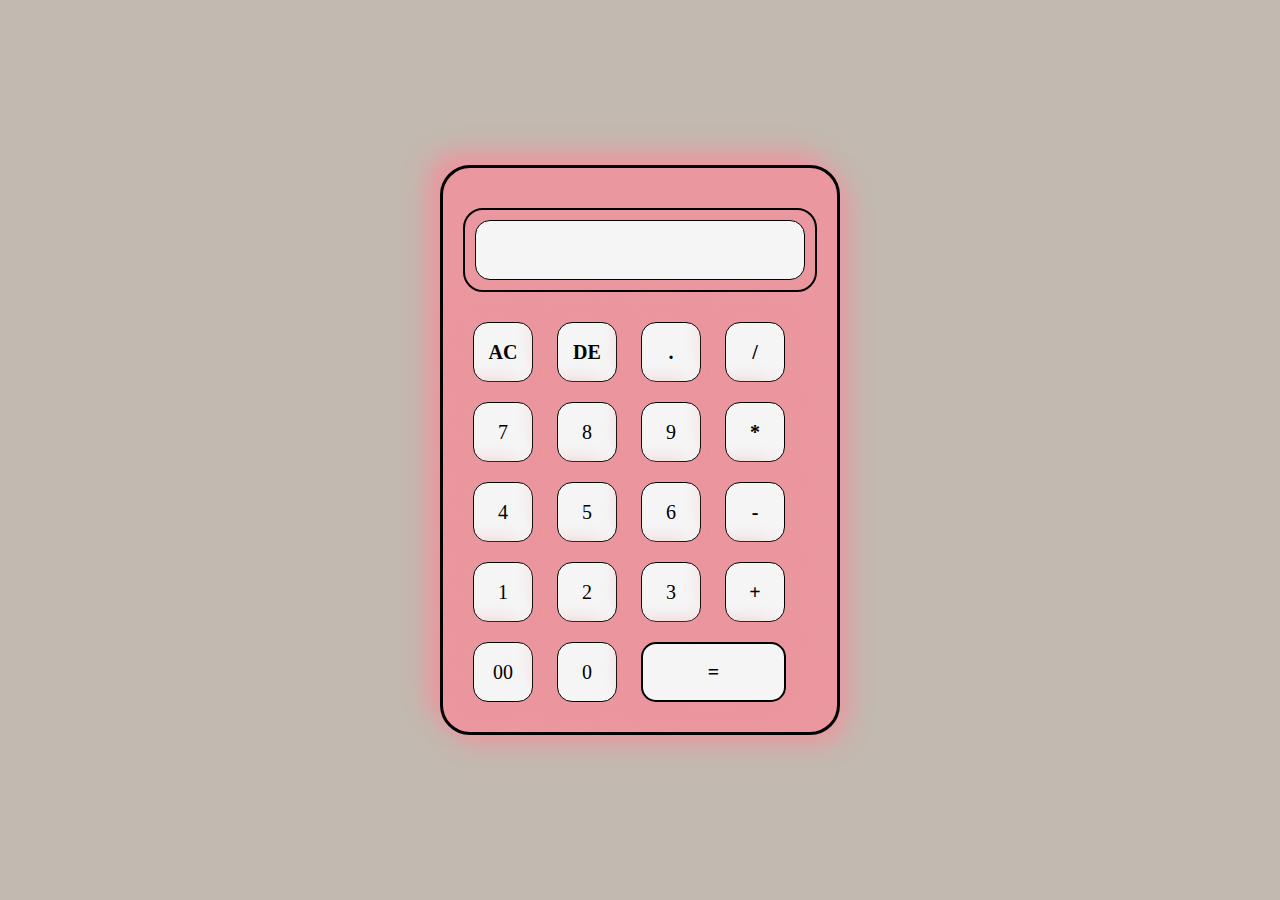
<file: calculator1/index.html>
<!DOCTYPE html>
<html lang="en">
<head>
    <meta charset="UTF-8">
    <meta http-equiv="X-UA-Compatible" content="IE=edge">
    <meta name="viewport" content="width=device-width, initial-scale=1.0">
    <link rel="stylesheet" href="style.css">
    <title>Calculator</title>
</head>
<body>
    <div class="background">
        <div class="calculator">
            <form>
                <div class="display">
                    <input type="text" name="display">
                </div>
                <div>
                    <input type="button" value="AC" onclick="display.value = ' '" class="top">
                    <input type="button" value="DE" onclick="display.value = display.value.toString().slice(0,-1)" class="top">
                    <input type="button" value="." onclick="display.value += '.'" class="top">
                    <input type="button" value="/" onclick="display.value += '/'" class="top">
                </div>
                <div>
                    <input type="button" value="7" onclick="display.value += '7'">
                    <input type="button" value="8" onclick="display.value += '8'">
                    <input type="button" value="9" onclick="display.value += '9'">
                    <input type="button" value="*" onclick="display.value += '*'" class="bottom">
                </div>
                <div>
                    <input type="button" value="4" onclick="display.value += '4'">
                    <input type="button" value="5" onclick="display.value += '5'">
                    <input type="button" value="6" onclick="display.value += '6'">
                    <input type="button" value="-" onclick="display.value += '-'" class="bottom">
                </div>
                <div>
                    <input type="button" value="1" onclick="display.value += '1'">
                    <input type="button" value="2" onclick="display.value += '2'">
                    <input type="button" value="3" onclick="display.value += '3'">
                    <input type="button" value="+" onclick="display.value += '+'" class="bottom">
                </div> 
                <div>
                    <input type="button" value="00" onclick="display.value += '00'">
                    <input type="button" value="0" onclick="display.value += '0'">
                    <input type="button" value="=" onclick="display.value = eval(display.value)" class="equalbutton">
                </div>
            </form>
        </div>
    </div>
    <script src="script.js"></script>
</body>
</html>
</file>
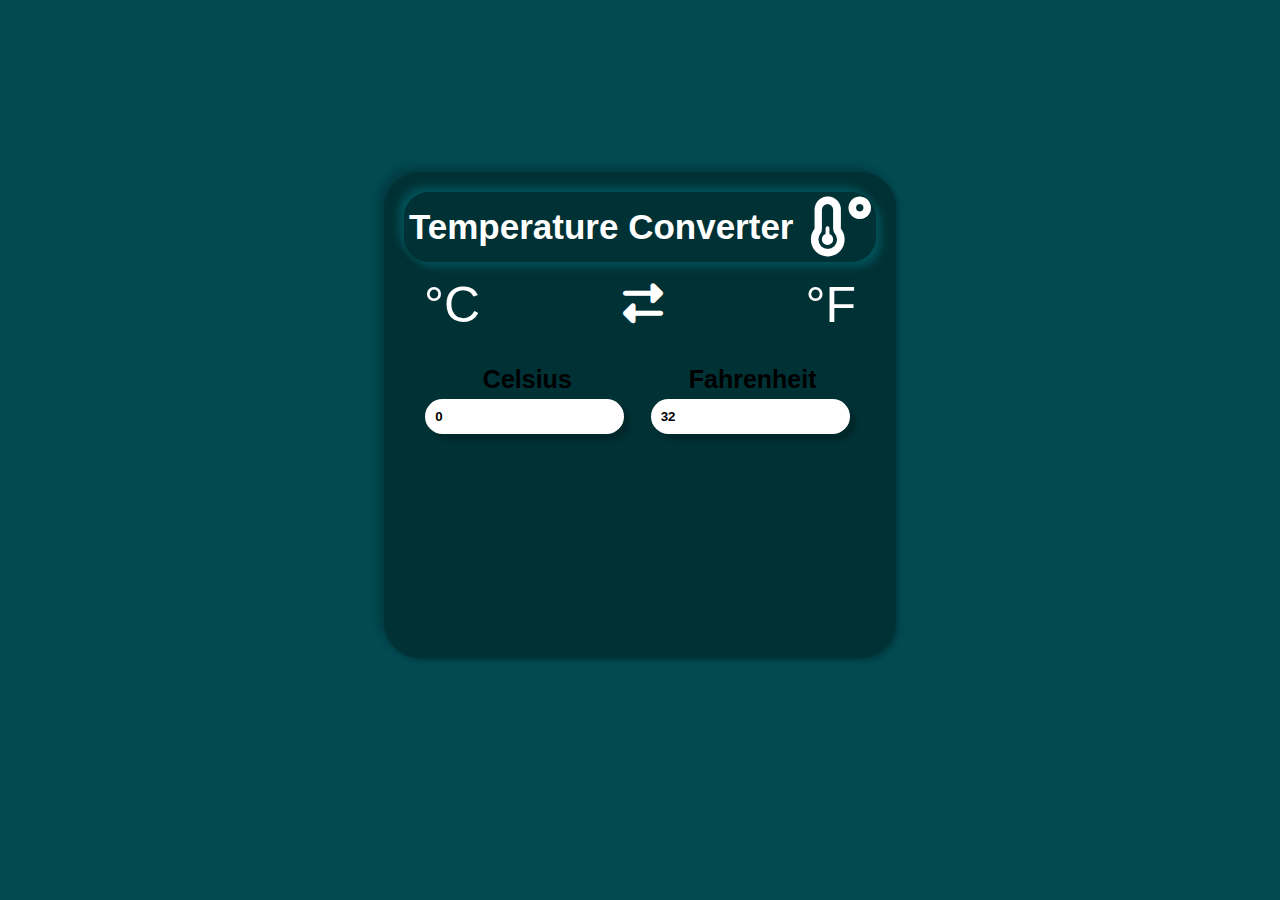
<file: temperature converter/index.html>
<!DOCTYPE html>
<html lang="en">
<head>
    <meta charset="UTF-8">
    <meta http-equiv="X-UA-Compatible" content="IE=edge">
    <meta name="viewport" content="width=device-width, initial-scale=1.0">
    <title>Temperature Converter</title>
    <link href="https://cdnjs.cloudflare.com/ajax/libs/font-awesome/6.6.0/css/all.min.css" rel="stylesheet">
    <link rel="stylesheet" href="style.css">
</head>
<body>
    <div class="temp_container">
        <div class="header">
            <span>Temperature Converter</span>
            <div class="icon">
                <i class="fa-solid fa-temperature-low"></i>
            </div>
        </div>
        <div>
            <div class="text_symbol">
                <span>°C</span>
                <div class="temp_icon"><i class="fa-solid fa-right-left"></i></div>
                <span>°F</span>
            </div>
            <div class="input_temp">
                <div class="celsius">
                    <span class="text_celsius">Celsius</span>
                    <input type="number" value="0" id="celsius">
                </div>
                <div class="fahrenheit">
                    <span class="text_fahrenheit">Fahrenheit</span>
                    <input type="number" value="32" id="fahrenheit">
                </div>
            </div>
        </div>
    </div>

    <script src="script.js"></script>
</body>
</html>
</file>
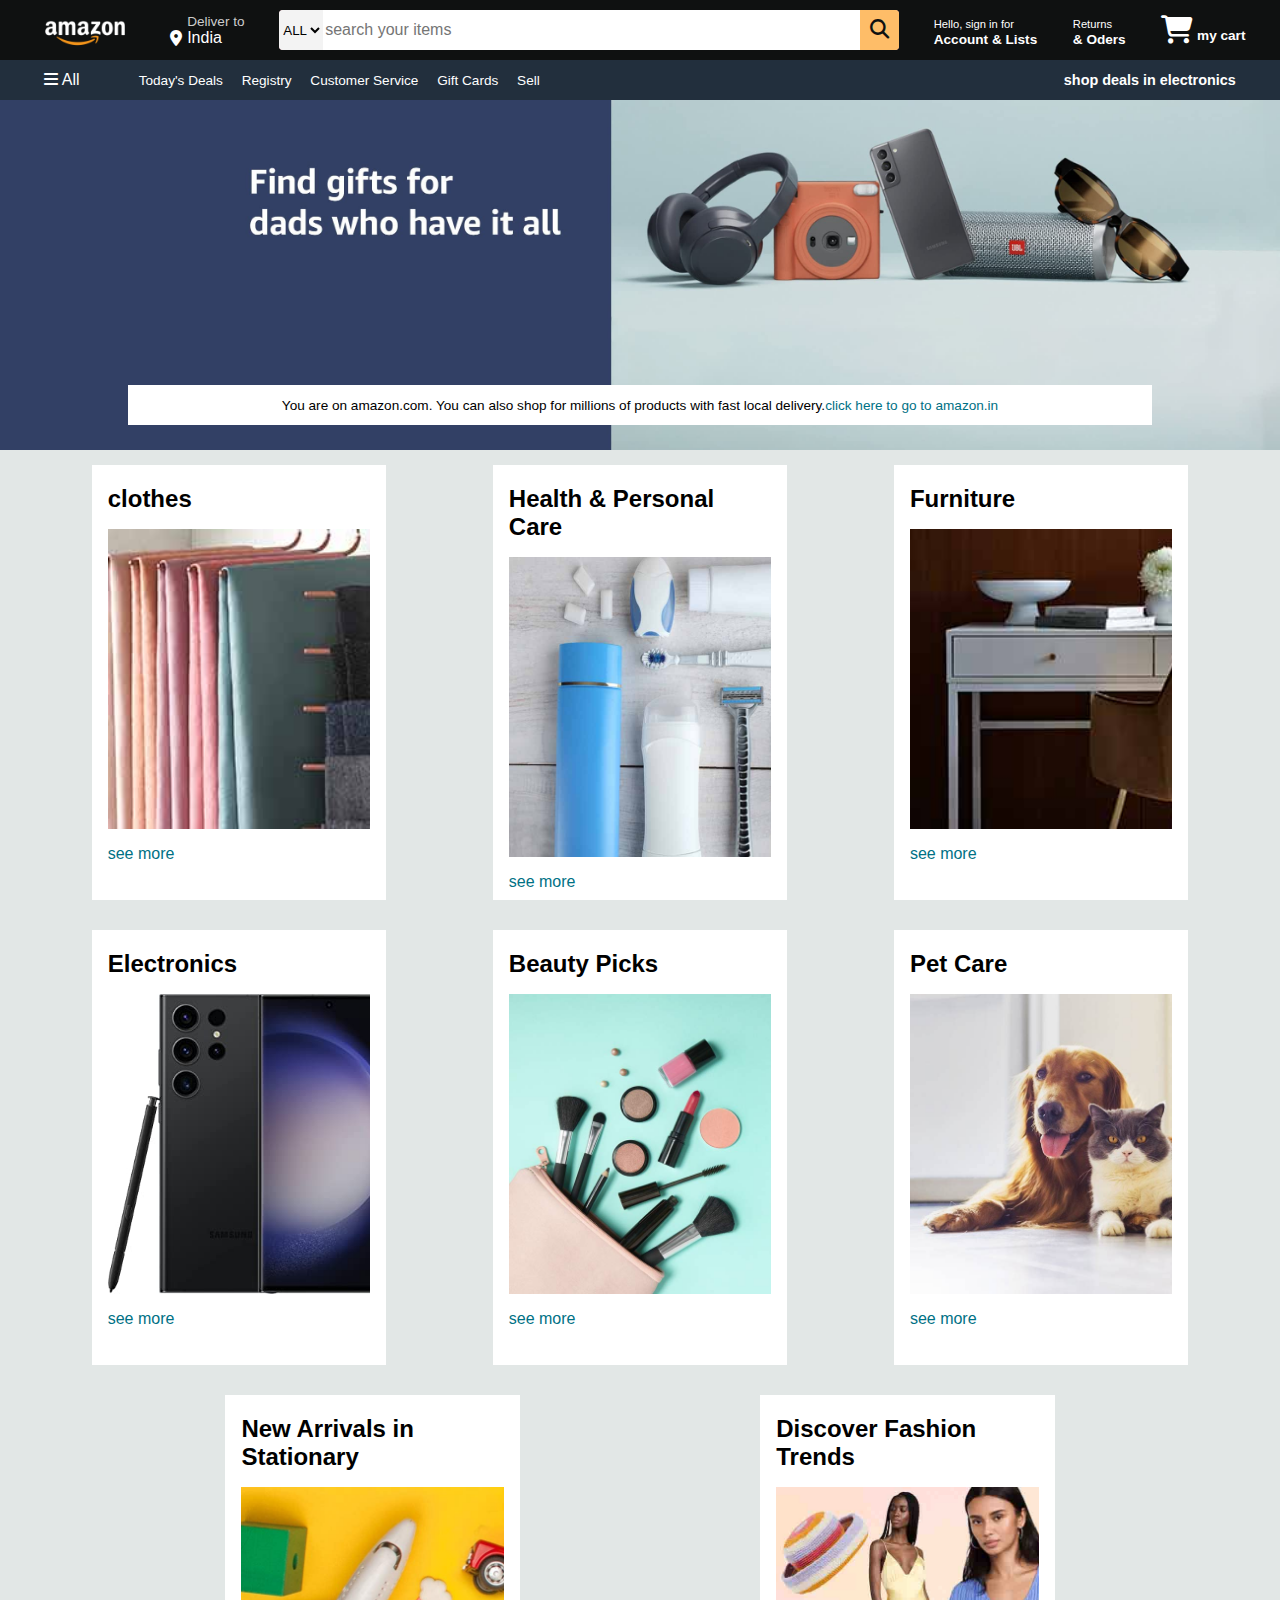
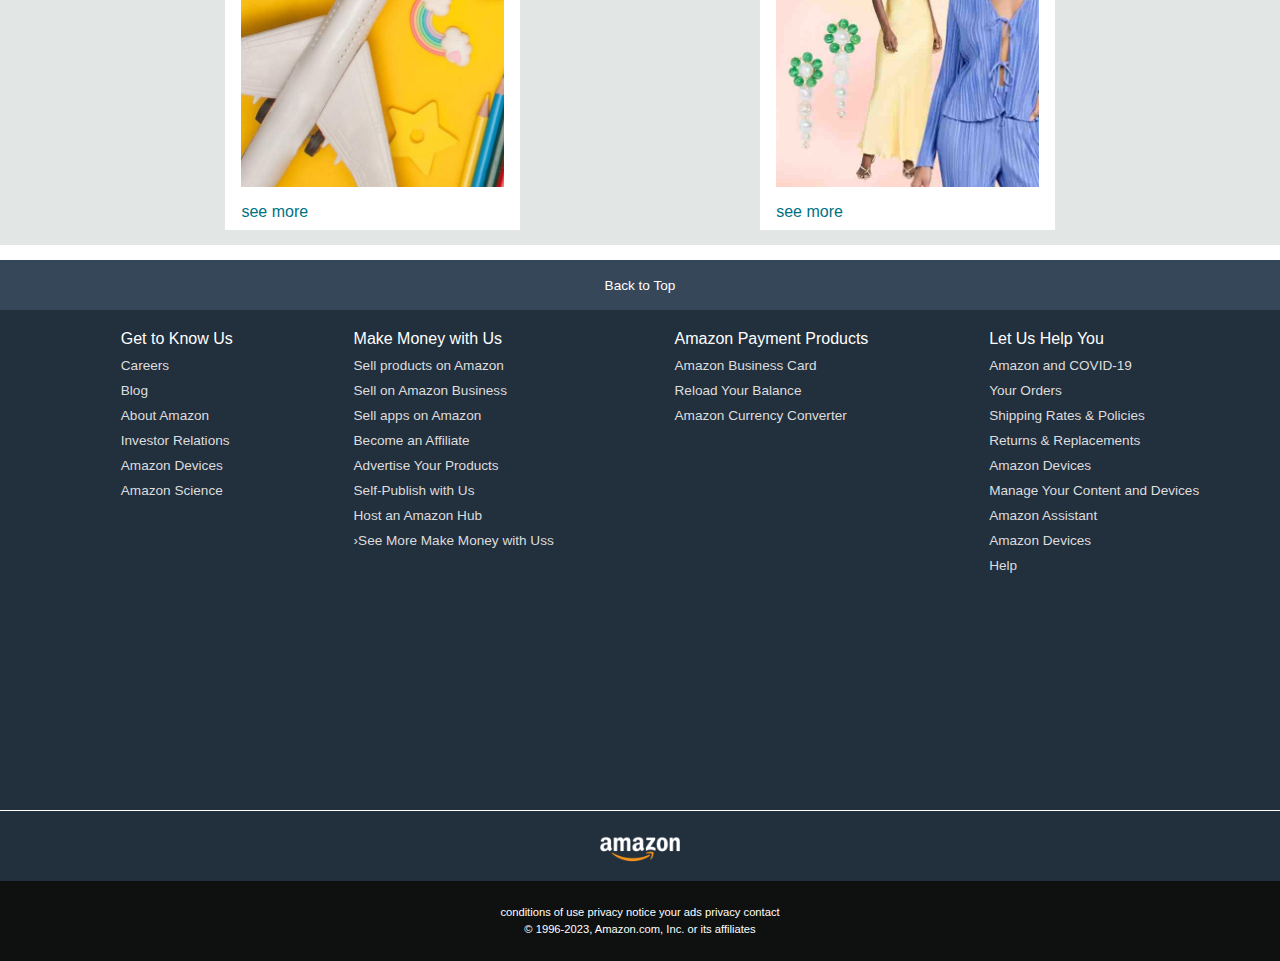
<file: Amazon clone/Amazon Clone (Resources)/index.html>
<!DOCTYPE html>
<html lang="en">
<head>
    <meta charset="UTF-8">
    <meta http-equiv="X-UA-Compatible" content="IE=edge">
    <meta name="viewport" content="width=device-width, initial-scale=1.0">
    <title>amazon</title>
    <link rel="stylesheet" href="style.css">
    <link rel="stylesheet" href="https://cdnjs.cloudflare.com/ajax/libs/font-awesome/6.4.2/css/all.min.css">
</head>
<body>
<header>
    <div class="navbar">
        <div class="nav-logo border">
            <div class="logo"> </div>
        </div>
                <div class="nav-address border">
                    <p class="add-one">Deliver to</p>
                    <div class="add-icon">
                    <i class="fa-solid fa-location-dot"></i>
                    <p class="add-two">India</p>
            </div>
        </div>
        <div class="nav-search">
            <select class="search-select">
                <option>ALL</option>
            </select>
            <input placeholder="search your items" class="search-input">
            <div class="search-icon">
                <i class="fa-solid fa-magnifying-glass"></i>
            </div>
        </div>
        <div class="nav-signin border">
            <p><span>Hello, sign in for</span></p>
            <p class="nav-sec">Account & Lists</p>
        </div>
        <div class="nav-return border">
            <p><span>Returns</span></p>
            <p class="nav-sec">& Oders</p>
        </div>
        <div class="nav-cart border">
            <i class="fa-sharp fa-solid fa-cart-shopping"></i>
            my cart
        </div>
    </div>
        <div class="panel">
            <div class="panel-all">
                <i class="fa-sharp fa-solid fa-bars"></i>
                All
            </div>
            <div class="panel-ops">
                <p>Today's Deals</p>
                <p>Registry</p>
                <p> Customer Service</p>
                <p> Gift Cards</p>
                <p>Sell</p>
            </div>
            <div class="panel-deals">shop deals in electronics</div>
        </div>
    </header>
        <div class="hero-section">
            <div class="hero-message">You are on amazon.com. You can also shop for millions of products with fast local delivery. <a>click here to go to amazon.in</a>
            </div>
        </div>
        <div class="shop-section">
            <div class="box">
              <div class="box-content">
                   <h2>clothes</h2>
                   <div class="box-img" style="background-image: url('box1_image.jpg');"></div>
                   <p>see more</p>
              </div>
            </div>
            <div class="box">
                 <div class="box-content">
                    <h2>Health & Personal Care</h2>
                    <div class="box-img" style="background-image: url('box2_image.jpg');"></div>
                    <p>see more</p>
                </div>
            </div>
            <div class="box">
                <div class="box-content">
                    <h2>Furniture</h2>
                    <div class="box-img" style="background-image: url('box3_image.jpg');"></div>
                    <p>see more</p>
                </div>
            </div>
            <div class="box">
                 <div class="box-content">
                    <h2>Electronics</h2>
                    <div class="box-img" style="background-image: url('box4_image.jpg');"></div>
                 <p>see more</p>
              </div>
            </div>
         <div class="box">
            <div class="box-content">
                 <h2>Beauty Picks</h2>
                 <div class="box-img" style="background-image: url('box5_image.jpg');"></div>
                 <p>see more</p>
            </div>
         </div>
          <div class="box">
               <div class="box-content">
                  <h2>Pet Care</h2>
                  <div class="box-img" style="background-image: url('box6_image.jpg');"></div>
                  <p>see more</p>
              </div>
          </div>
          <div class="box">
              <div class="box-content">
                  <h2>New Arrivals in Stationary</h2>
                  <div class="box-img" style="background-image: url('box7_image.jpg');"></div>
                  <p>see more</p>
              </div>
          </div>
          <div class="box">
               <div class="box-content">
                  <h2>Discover Fashion Trends</h2>
                  <div class="box-img" style="background-image: url('box8_image.jpg');"></div>
                 <p>see more</p>
              </div>
          </div>
         </div>
         <footer>
            <div class="foot-panel1">
                Back to Top
            </div>
            <div class="foot-panel2">
                <ul>
                    <P>Get to Know Us</P>
                    <a> Careers</a>
                    <a>Blog</a>
                    <a> About Amazon</a>
                    <a> Investor Relations</a>
                    <a> Amazon Devices</a>
                    <a> Amazon Science</a>
                </ul>
                <ul>
                    <P> Make Money with Us</P>
                    <a>Sell products on Amazon</a>
                    <a>Sell on Amazon Business</a>
                    <a>Sell apps on Amazon</a>
                    <a>Become an Affiliate</a>
                    <a>Advertise Your Products</a>
                    <a>Self-Publish with Us</a>
                    <a>Host an Amazon Hub</a>
                    <a>›See More Make Money with Uss</a>
                </ul>
                <ul>
                    <P> Amazon Payment Products</P>
                    <a>Amazon Business Card</a>
                    <a>Reload Your Balance</a>
                    <a>Amazon Currency Converter</a>
                </ul>
                <ul>
                    <P>Let Us Help You</P>
                    <a> Amazon and COVID-19</a>
                    <a>Your Orders</a>
                    <a>Shipping Rates & Policies</a>
                    <a>Returns & Replacements</a>
                    <a> Amazon Devices</a>
                    <a>Manage Your Content and Devices</a>
                    <a>Amazon Assistant</a>
                    <a> Amazon Devices</a>
                    <a>Help</a>
                </ul>
            </div>
            <div class="foot-panel3">
                <div class="logo"></div>
            </div>
            <div class="foot-panel4">
                <div class="pages">
                    <a>conditions of use</a>
                    <a>privacy notice</a>
                    <a>your ads privacy</a>
                    <a>contact</a>
                </div>
                <div class="copyright">
                    © 1996-2023, Amazon.com, Inc. or its affiliates
                </div>
            </div>
         </footer>
</body>
</html>
</file>
<file: calculator1/style.css>
* {
    margin: 0;
    padding: 0;
    font-family: Cambria, Cochin, Georgia, Times, 'Times New Roman', serif;
    box-sizing: border-box;
}

body {
    background-color: #C2b9b0;
}

.background {
    width: 100%;
    height: 100vh;
    display: flex;
    align-items: center;
    justify-content: center;
}

.calculator {
    background-color: #eb979f;
    padding: 1.25rem;  
    border-radius: 1.875rem;
    border: 0.2rem solid black;
    box-shadow: -0.8rem -0.8rem 1.5rem #eb979f, 0.5rem 0.5rem 1.5rem #eb979f;
    max-width: 25rem;
    width: 100%;
}

.calculator form input {
    border: 0;
    outline: 0;
    width: 3.75rem;
    height: 3.75rem;
    border-radius: 0.9375rem;
    box-shadow: -0.8rem -0.8rem 1.5rem #eb979f, 0.5rem 0.5rem 1.5rem #eb979f;
    background: whitesmoke;
    font-size: 1.25rem;
    color: black;
    cursor: pointer;
    margin: 0.625rem;
    border: 0.0625rem solid black;
}

form .display {
    display: flex;
    justify-content: flex-end;
    margin: 1.25rem 0;
    border: 0.125rem solid black;
    border-radius: 1.25rem;
    overflow: hidden;
    width: 100%;
}

form .display input {
    text-align: right;
    flex: 1;
    font-size: 2.8125rem;
    box-shadow: none;
    padding: 0.625rem;
}

form input.equalbutton {
    width: 9.0625rem;
    border: 0.125rem solid black;
    color: black;
    font-weight: bold;
}

form input.top, form input.bottom {
    color: black;
    font-weight: bold;
}
@media(max-width:1024){
    html{
        font-size:100%;
        overflow:hidden;
    
    }
}
@media (max-width: 420px) {
    html {
        font-size: 75%;
    }
}

@media (max-width: 290px) {
    html {
        font-size: 55%;
    }
}
</file>
<file: temperature converter/style.css>
* {
    margin: 0;
    padding: 0;
    box-sizing: border-box;
    font-family: sans-serif;
}

body {
    display: grid;
    place-items: center;
    width: 100%;
    height: 100vh;
    background-color: #024950;
    overflow: hidden;
}

.temp_container {
    width: 40vw;
    height: 54vh;
    border-radius: 36px;
    background-color: #003135;
    box-shadow: 3px 3px 4px rgba(0, 0, 0, 0.2),
                -5px -5px 9px rgba(0, 0, 0, 0.2);
    padding: 20px;
    margin-bottom: 70px;
}

.header {
    display: flex;
    align-items: center;
    justify-content: space-between;
    color: white;
    font-size: 35px;
    font-weight: bold;
    padding: 5px;
    border-radius: 25px;
    background: linear-gradient(145deg, #003135, #003135);
    box-shadow: 5px 5px 8px #01535a,
                -5px -5px 8px #01535a;
}

.fa-temperature-low {
    font-size: 60px;
}

.text_symbol {
    height: 85px;
    display: flex;
    align-items: center;
    justify-content: space-between;
    color: white;
    padding: 0 20px;
    font-size: 50px;
}

.temp_icon {
    font-size: 40px;
}

.input_temp {
    height: 100px;
    display: flex;
    justify-content: space-evenly;
    align-items: center;
}

input {
    padding: 10px;
    font-weight: bold;
    border: none;
    border-radius: 36px;
    box-shadow: 6px 6px 4px rgba(0, 0, 0, 0.2);
    outline: none;
    background: white;
    margin-right: 5px;
}

.text_celsius, .text_fahrenheit {
    font-size: 25px;
    display: block;
    text-align: center;
    color: black;
    font-weight: bold;
    padding: 5px 5px;
}
@media (max-width: 768px) {
    .temp_container {
        min-width: 600px;
        height: auto;
    }

    .header {
        font-size: 25px;
    }

    .fa-temperature-low {
        font-size: 22px;
    }

    .text_symbol {
        height: auto;
    }

    .temp_icon {
        font-size: 28px;
    }

    .input_temp {
        flex-direction: row;
        align-items: flex-start;
        margin-top: 20px;
    }

    .celsius, .fahrenheit, input {
        width: 100%;
    }
}

@media (max-width: 425px) {
    .temp_container {
        min-width: 375px;
        height: auto;
    }

    .header {
        font-size: 22px;
    }

    .fa-temperature-low {
        font-size: 20px;
    }

    .temp_icon {
        font-size: 25px;
    }

    .input_temp {
        margin-top: 15px;
        flex-direction: column;
        align-items: flex-start;
    }

    .celsius, .fahrenheit, input {
        width: 100%;
    }
}

@media (max-width: 375px) {
    .temp_container {
        min-width: 340px;
    }

    .header {
        font-size: 20px;
    }

    .fa-temperature-low {
        font-size: 18px;
    }

    .temp_icon {
        font-size: 22px;
    }
}

@media (max-width: 320px) {
    .temp_container {
        min-width: 320px;
    }

    .header {
        font-size: 18px;
    }

    .fa-temperature-low {
        font-size: 16px;
    }

    .temp_icon {
        font-size: 20px;
    }
}
</file>
<file: Amazon clone/Amazon Clone (Resources)/style.css>
*{
    margin: 0;
    font-family: Arial, Helvetica, sans-serif;
    border: border-box;
}
.navbar{
    height: 60px;
    background-color: #0f1111;
    color: white;
    display: flex;
    align-items: center;
    justify-content: space-evenly;
}
.nav-logo{
    height: 50px;
    width: 100px;
}
.logo{
    background-image: url("amazon_logo.png");
    background-size: cover;
    height: 50px;
    width: 100%;
}
.border{
    border: 1.5px solid transparent;
}
.border:hover{
    border: 1.5px solid white;
}
/* box2 add */
.add-one{
    color: #cccccc;
    font-size: 0.85rem;
    margin-left: 17px;
}
.add-two{
    font-size: 1rem;
    margin-left: 5px;
}
.add-icon{
    display: flex;
    align-items: center;
}
/* box3 search bar */
.nav-search{
    display: flex;
    justify-content: space-evenly;
    background-color: pink;
    width: 620px;
    height: 40px;
    border-radius: 4px;
}
.nav-search:hover{
    border: 2px solid orange;
}
.search-select{
    border-top-left-radius: 4px;
    border-bottom-left-radius: 4px;
    background-color: #f3f3f3;
    width: 50px;
    text-align: center;
    border: none;
}
.search-input{
    width: 100%;
    font-size: 1rem;
    border: none;
}
.search-icon{
    width: 45px;
    display: flex;
    justify-content: center;
    align-items: center;
    font-size: 1.2rem;
    background-color: #febd68;
    border-top-right-radius: 4px;
    border-bottom-right-radius: 4px;
    color: #0f1111;
}
/* box4 */
span{
    font-size: 0.7rem;
}
.nav-sec{
    font-size: 0.85rem;
    font-weight: 700;
}
/* box6 */
.nav-cart i{
    font-size: 28px;
}
.nav-cart{
    font-size:0.85rem;
    font-weight: 700;
}
/* panel */
.panel{
    height: 40px;
    background-color: #222f3d;
    display: flex;
    color: white;
    align-items: center;
    justify-content: space-evenly;
}
.panel-ops p{
    display: inline;
    margin-left: 15px;
}
.panel-ops{
    width: 70%;
    font-size: 0.85rem;
}
.panel-deals{
    font-size: 0.9rem;
    font-weight: 700;
}
/* hero-section */
.hero-section{
    background-image: url("hero_image.jpg");
    height: 350px;
    background-size: cover;
    display: flex;
    justify-content: center;
    align-items: flex-end;
}
.hero-message{
    background-color: white;
    color: black;
    height: 40px;
    display: flex;
    align-items: center;
    justify-content: center;
    font-size: 0.85rem;
    width: 80%;
    margin-bottom: 25px;
    
}
.hero-message a{
    color: #007185;;
}
/* shop section */
.shop-section{
    display: flex;
    flex-wrap: wrap;
    justify-content: space-evenly;
    background-color: #e2e7e6;
}
.box{
    height: 400px;
    width: 23%;
    /* border: 2px solid black; */
    background-color: white;
    padding: 20px 0px 15px;
    margin: 15px;
}
.box-img{
    height: 300px;
    background-size: cover;
    margin-top: 1rem;
    margin-bottom: 1rem;
}
.box-content{
    margin-left: 1rem;
    margin-right: 1rem;
}
.box-content p{
    color: #007185;
}
/* footer */
footer{
    margin-top: 15px;
}
.foot-panel1{
    background-color: #37475a;
    color: white;
    height: 50px;
    display: flex;
    justify-content: center;
    align-items: center;
    font-size: 0.85rem;
}
.foot-panel2{
    background-color: #222f3d;
    color: white;
    height: 500px;
    display: flex;
    justify-content: space-evenly;
}
ul{
    margin-top: 20px;
}
ul a{
    display: block;
    font-size: 0.85rem;
    margin-top: 10px;
    color: #dddddd;
}
.foot-panel3{
    background-color: #222f3d;
    color: white;
    border-top: 0.5px solid white;
    height: 70px;
    display: flex;
    justify-content: center;
    align-items: center;
}
.logo{
    background-image: url("amazon_logo.png");
    background-size: cover;
    height: 50px;
    width: 100px;
}
.foot-panel4{
    background-color: #0f1111;
    color: white;
    /* display: flex;
    justify-content: center;
    align-items: center; */
    height: 80px;
    font-size: 0.7rem;
    text-align: center;
}
.pages{
    padding-top: 25px;
}
.copyright{

    padding-top: 5px;
}
</file>
